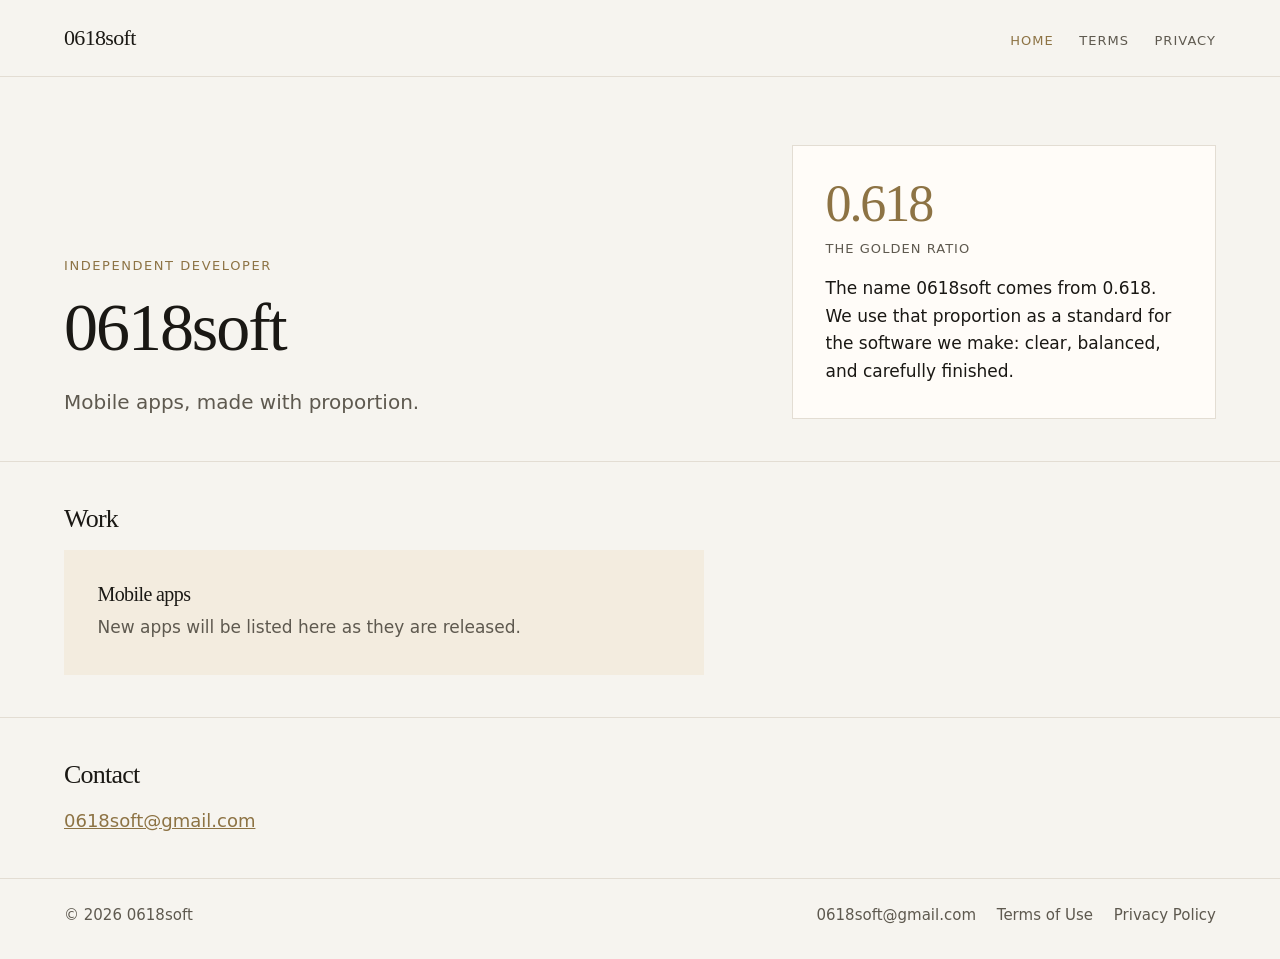
<file: index.html>
<!DOCTYPE html>
<html lang="en">
<head>
  <meta charset="utf-8">
  <meta name="viewport" content="width=device-width, initial-scale=1">
  <title>0618soft — Software in proportion</title>
  <meta name="description" content="0618soft is an independent developer of mobile apps. The name comes from 0.618, the golden ratio.">
  <link rel="stylesheet" href="css/style.css">
</head>
<body>
  <header class="site-header">
    <div class="wrap">
      <a class="brand" href="index.html">0618soft</a>
      <nav class="site-nav" aria-label="Primary">
        <a href="index.html" aria-current="page">Home</a>
        <a href="terms.html">Terms</a>
        <a href="privacy.html">Privacy</a>
      </nav>
    </div>
  </header>

  <main>
    <div class="wrap hero">
      <div>
        <p class="eyebrow">Independent developer</p>
        <h1>0618soft</h1>
        <p class="lede">Mobile apps, made with proportion.</p>
      </div>
      <aside class="ratio-card">
        <strong>0.618</strong>
        <span>The golden ratio</span>
        <p>The name 0618soft comes from 0.618. We use that proportion as a standard for the software we make: clear, balanced, and carefully finished.</p>
      </aside>
    </div>

    <section class="section" id="apps">
      <div class="wrap">
        <h2>Work</h2>
        <article class="placeholder">
          <h3>Mobile apps</h3>
          <p>New apps will be listed here as they are released.</p>
        </article>
      </div>
    </section>

    <section class="section" id="contact">
      <div class="wrap contact">
        <h2>Contact</h2>
        <p><a href="mailto:0618soft@gmail.com">0618soft@gmail.com</a></p>
      </div>
    </section>
  </main>

  <footer class="site-footer">
    <div class="wrap">
      <p>© 2026 0618soft</p>
      <nav aria-label="Legal">
        <a href="mailto:0618soft@gmail.com">0618soft@gmail.com</a>
        <a href="terms.html">Terms of Use</a>
        <a href="privacy.html">Privacy Policy</a>
      </nav>
    </div>
  </footer>
</body>
</html>
</file>
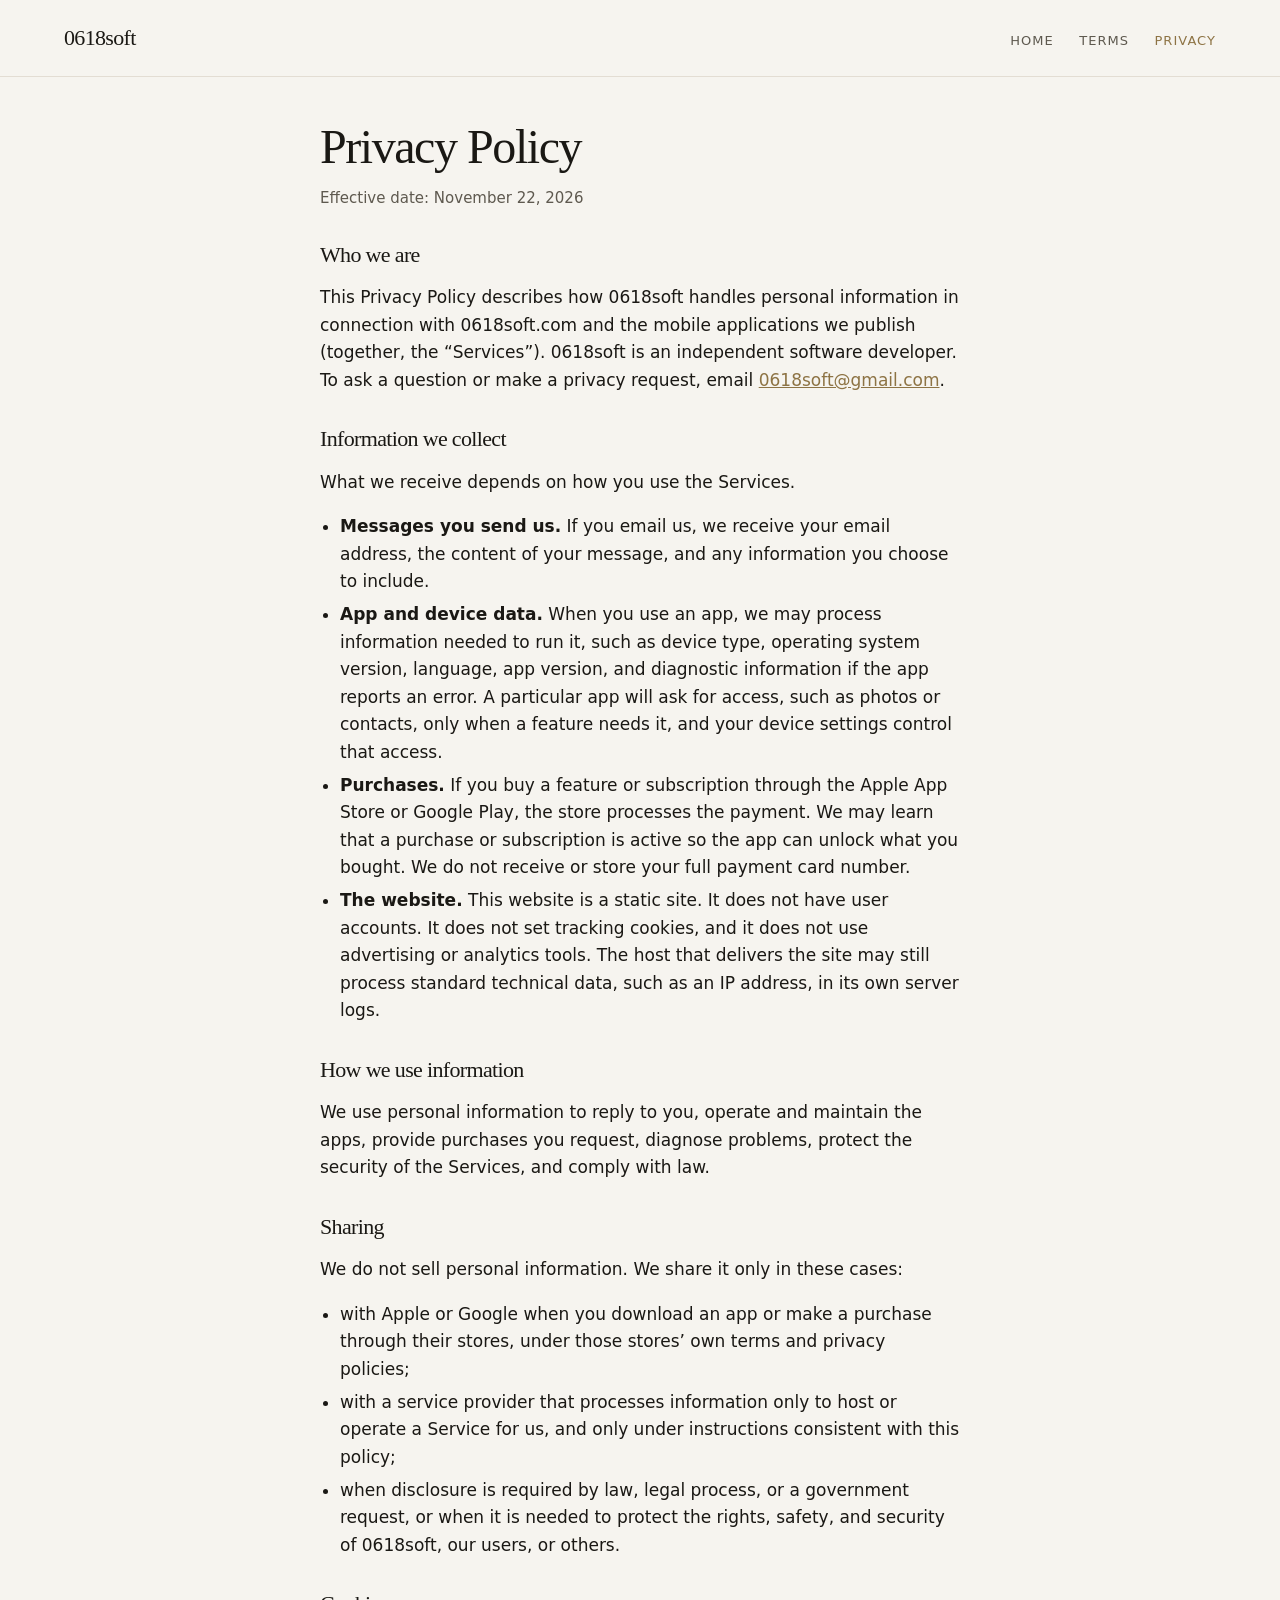
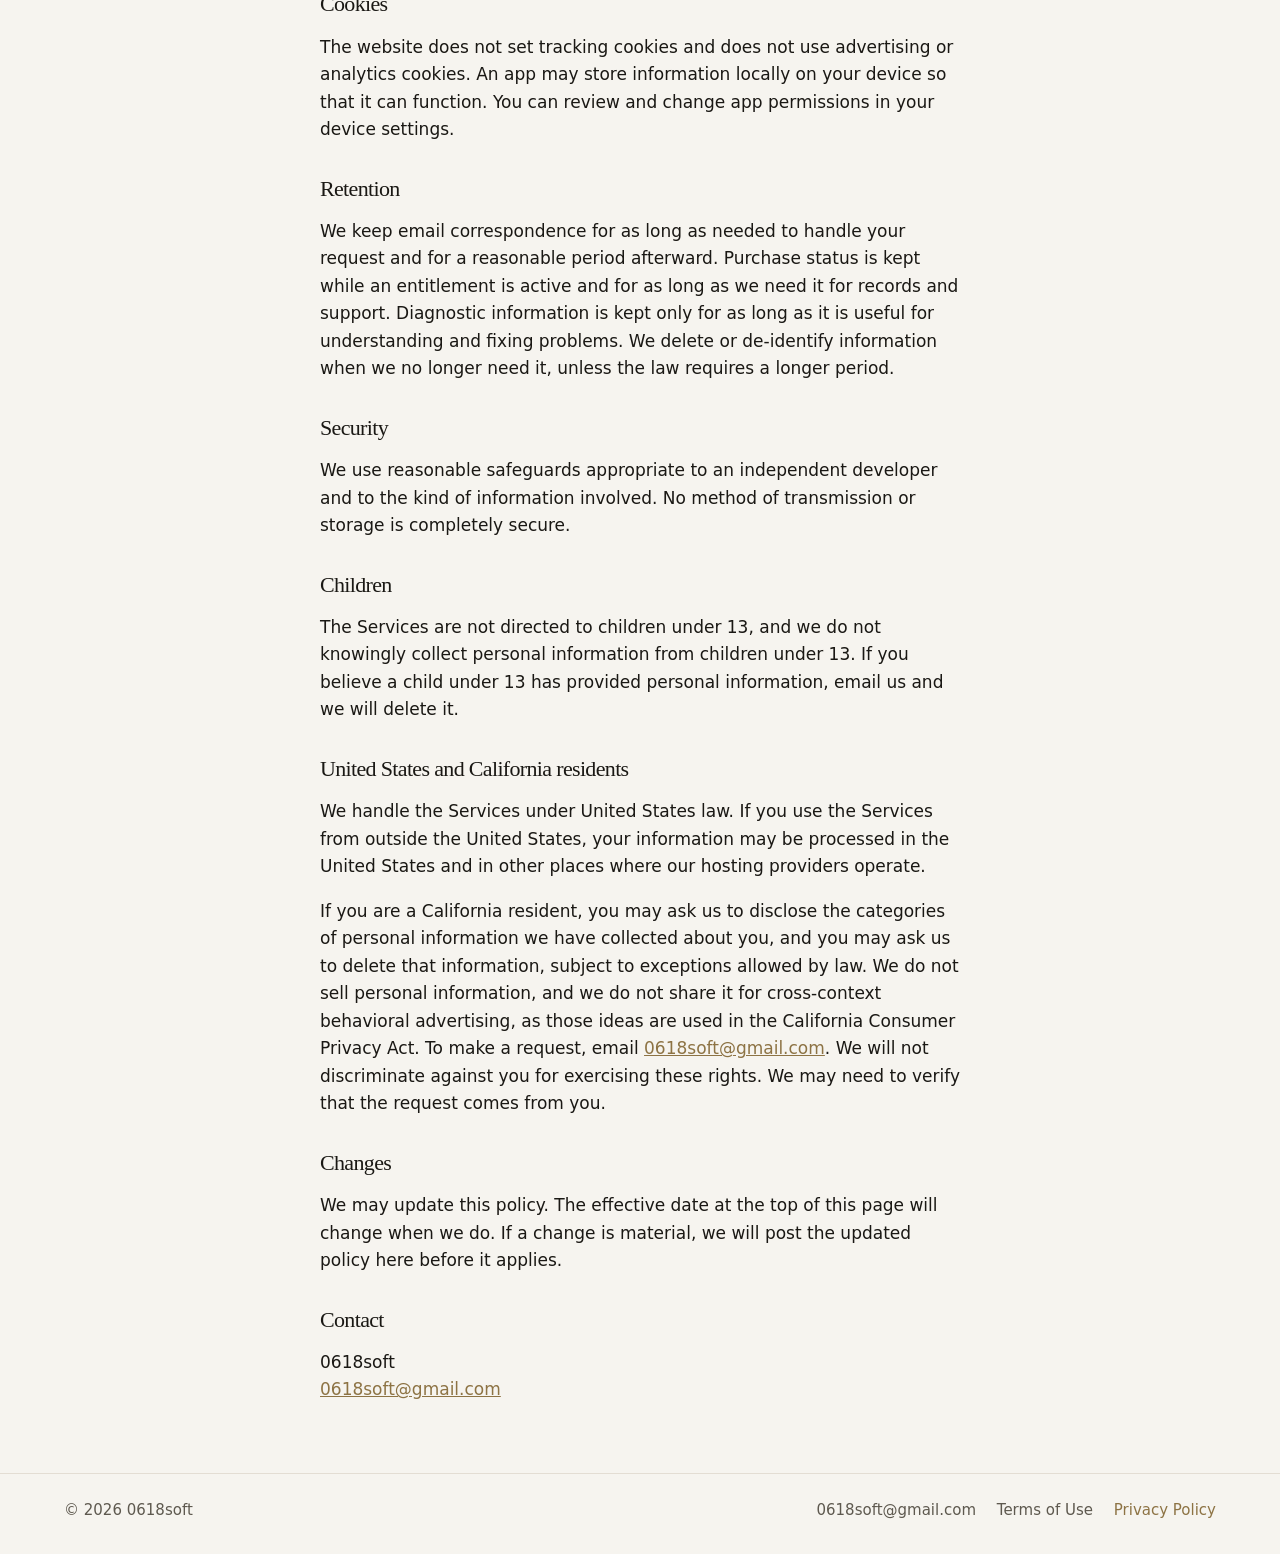
<file: privacy.html>
<!DOCTYPE html>
<html lang="en">
<head>
  <meta charset="utf-8">
  <meta name="viewport" content="width=device-width, initial-scale=1">
  <title>Privacy Policy — 0618soft</title>
  <meta name="description" content="Privacy Policy for the 0618soft website and mobile apps.">
  <link rel="stylesheet" href="css/style.css">
</head>
<body>
  <header class="site-header">
    <div class="wrap">
      <a class="brand" href="index.html">0618soft</a>
      <nav class="site-nav" aria-label="Primary">
        <a href="index.html">Home</a>
        <a href="terms.html">Terms</a>
        <a href="privacy.html" aria-current="page">Privacy</a>
      </nav>
    </div>
  </header>

  <main class="wrap prose">
    <h1>Privacy Policy</h1>
    <p class="updated">Effective date: November 22, 2026</p>

    <h2>Who we are</h2>
    <p>This Privacy Policy describes how 0618soft handles personal information in connection with 0618soft.com and the mobile applications we publish (together, the “Services”). 0618soft is an independent software developer. To ask a question or make a privacy request, email <a href="mailto:0618soft@gmail.com">0618soft@gmail.com</a>.</p>

    <h2>Information we collect</h2>
    <p>What we receive depends on how you use the Services.</p>
    <ul>
      <li><strong>Messages you send us.</strong> If you email us, we receive your email address, the content of your message, and any information you choose to include.</li>
      <li><strong>App and device data.</strong> When you use an app, we may process information needed to run it, such as device type, operating system version, language, app version, and diagnostic information if the app reports an error. A particular app will ask for access, such as photos or contacts, only when a feature needs it, and your device settings control that access.</li>
      <li><strong>Purchases.</strong> If you buy a feature or subscription through the Apple App Store or Google Play, the store processes the payment. We may learn that a purchase or subscription is active so the app can unlock what you bought. We do not receive or store your full payment card number.</li>
      <li><strong>The website.</strong> This website is a static site. It does not have user accounts. It does not set tracking cookies, and it does not use advertising or analytics tools. The host that delivers the site may still process standard technical data, such as an IP address, in its own server logs.</li>
    </ul>

    <h2>How we use information</h2>
    <p>We use personal information to reply to you, operate and maintain the apps, provide purchases you request, diagnose problems, protect the security of the Services, and comply with law.</p>

    <h2>Sharing</h2>
    <p>We do not sell personal information. We share it only in these cases:</p>
    <ul>
      <li>with Apple or Google when you download an app or make a purchase through their stores, under those stores’ own terms and privacy policies;</li>
      <li>with a service provider that processes information only to host or operate a Service for us, and only under instructions consistent with this policy;</li>
      <li>when disclosure is required by law, legal process, or a government request, or when it is needed to protect the rights, safety, and security of 0618soft, our users, or others.</li>
    </ul>

    <h2>Cookies</h2>
    <p>The website does not set tracking cookies and does not use advertising or analytics cookies. An app may store information locally on your device so that it can function. You can review and change app permissions in your device settings.</p>

    <h2>Retention</h2>
    <p>We keep email correspondence for as long as needed to handle your request and for a reasonable period afterward. Purchase status is kept while an entitlement is active and for as long as we need it for records and support. Diagnostic information is kept only for as long as it is useful for understanding and fixing problems. We delete or de-identify information when we no longer need it, unless the law requires a longer period.</p>

    <h2>Security</h2>
    <p>We use reasonable safeguards appropriate to an independent developer and to the kind of information involved. No method of transmission or storage is completely secure.</p>

    <h2>Children</h2>
    <p>The Services are not directed to children under 13, and we do not knowingly collect personal information from children under 13. If you believe a child under 13 has provided personal information, email us and we will delete it.</p>

    <h2>United States and California residents</h2>
    <p>We handle the Services under United States law. If you use the Services from outside the United States, your information may be processed in the United States and in other places where our hosting providers operate.</p>
    <p>If you are a California resident, you may ask us to disclose the categories of personal information we have collected about you, and you may ask us to delete that information, subject to exceptions allowed by law. We do not sell personal information, and we do not share it for cross-context behavioral advertising, as those ideas are used in the California Consumer Privacy Act. To make a request, email <a href="mailto:0618soft@gmail.com">0618soft@gmail.com</a>. We will not discriminate against you for exercising these rights. We may need to verify that the request comes from you.</p>

    <h2>Changes</h2>
    <p>We may update this policy. The effective date at the top of this page will change when we do. If a change is material, we will post the updated policy here before it applies.</p>

    <h2>Contact</h2>
    <p>0618soft<br><a href="mailto:0618soft@gmail.com">0618soft@gmail.com</a></p>
  </main>

  <footer class="site-footer">
    <div class="wrap">
      <p>© 2026 0618soft</p>
      <nav aria-label="Legal">
        <a href="mailto:0618soft@gmail.com">0618soft@gmail.com</a>
        <a href="terms.html">Terms of Use</a>
        <a href="privacy.html" aria-current="page">Privacy Policy</a>
      </nav>
    </div>
  </footer>
</body>
</html>
</file>
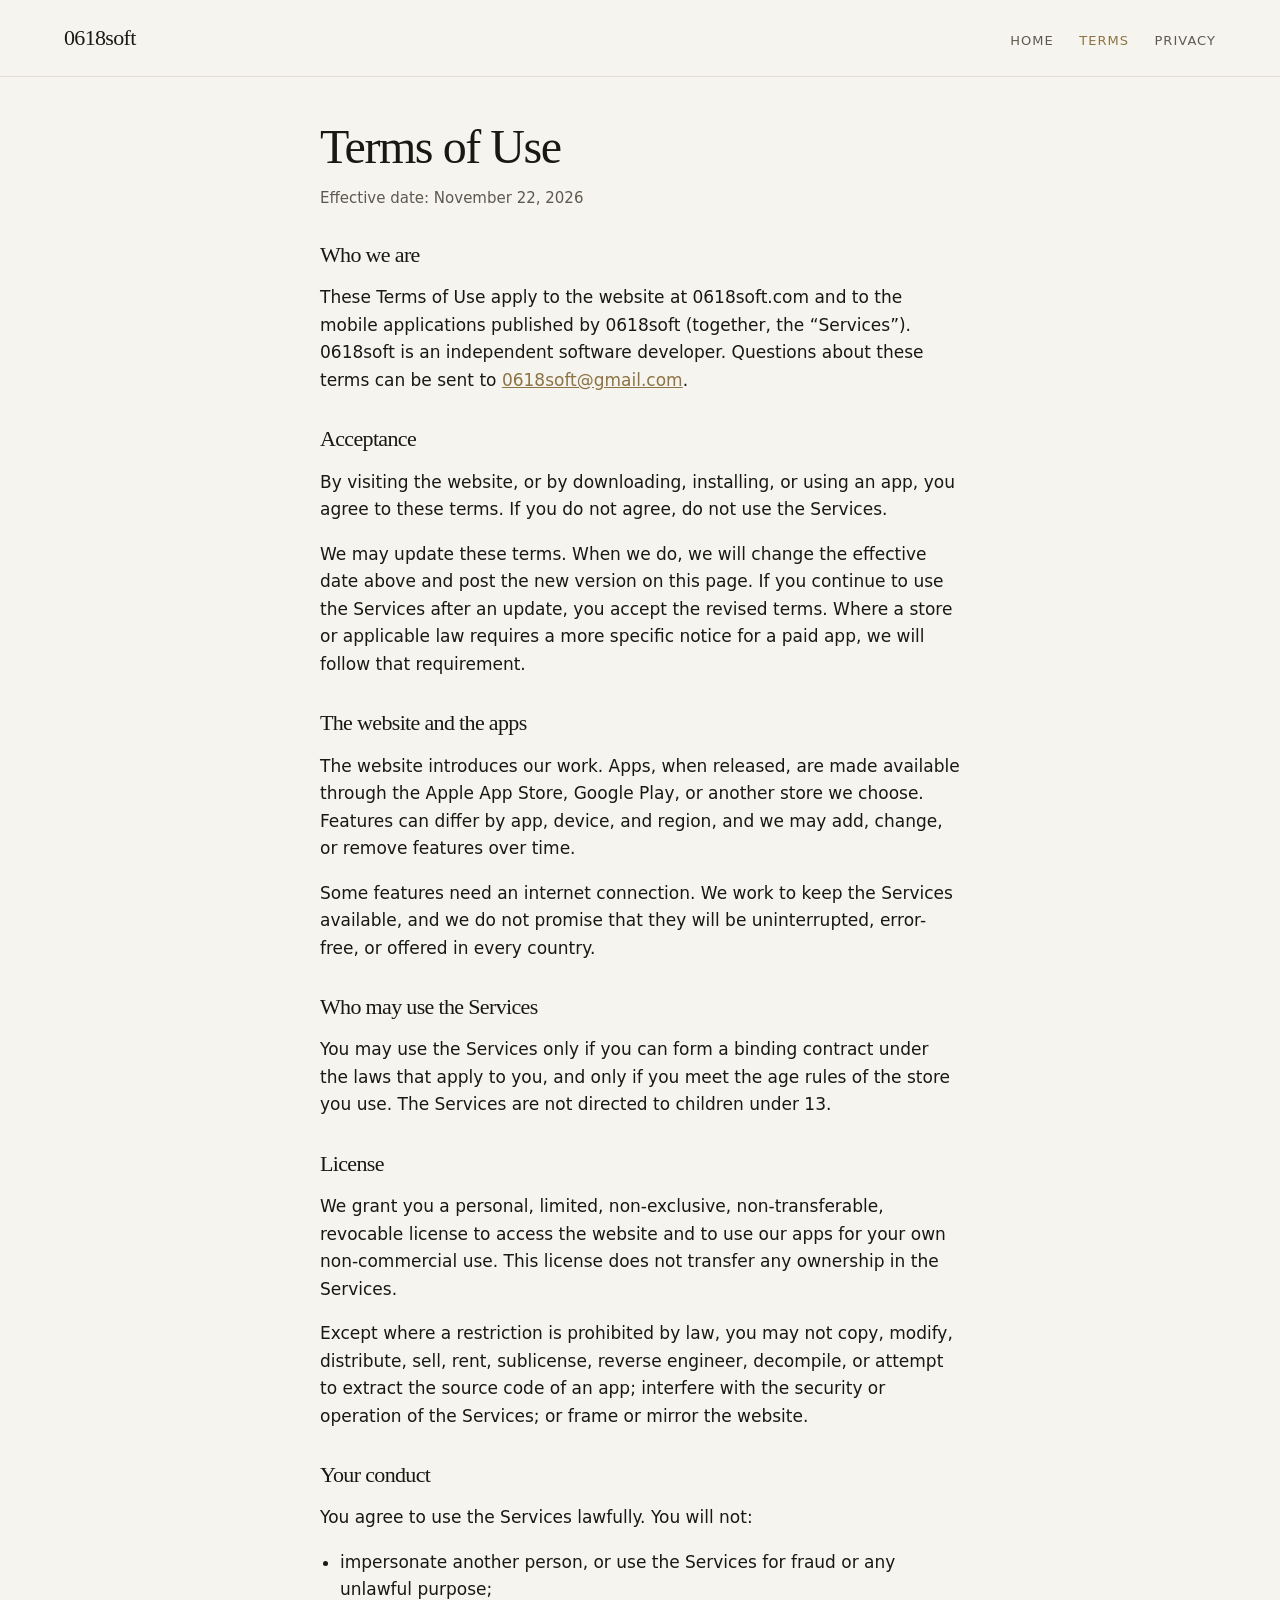
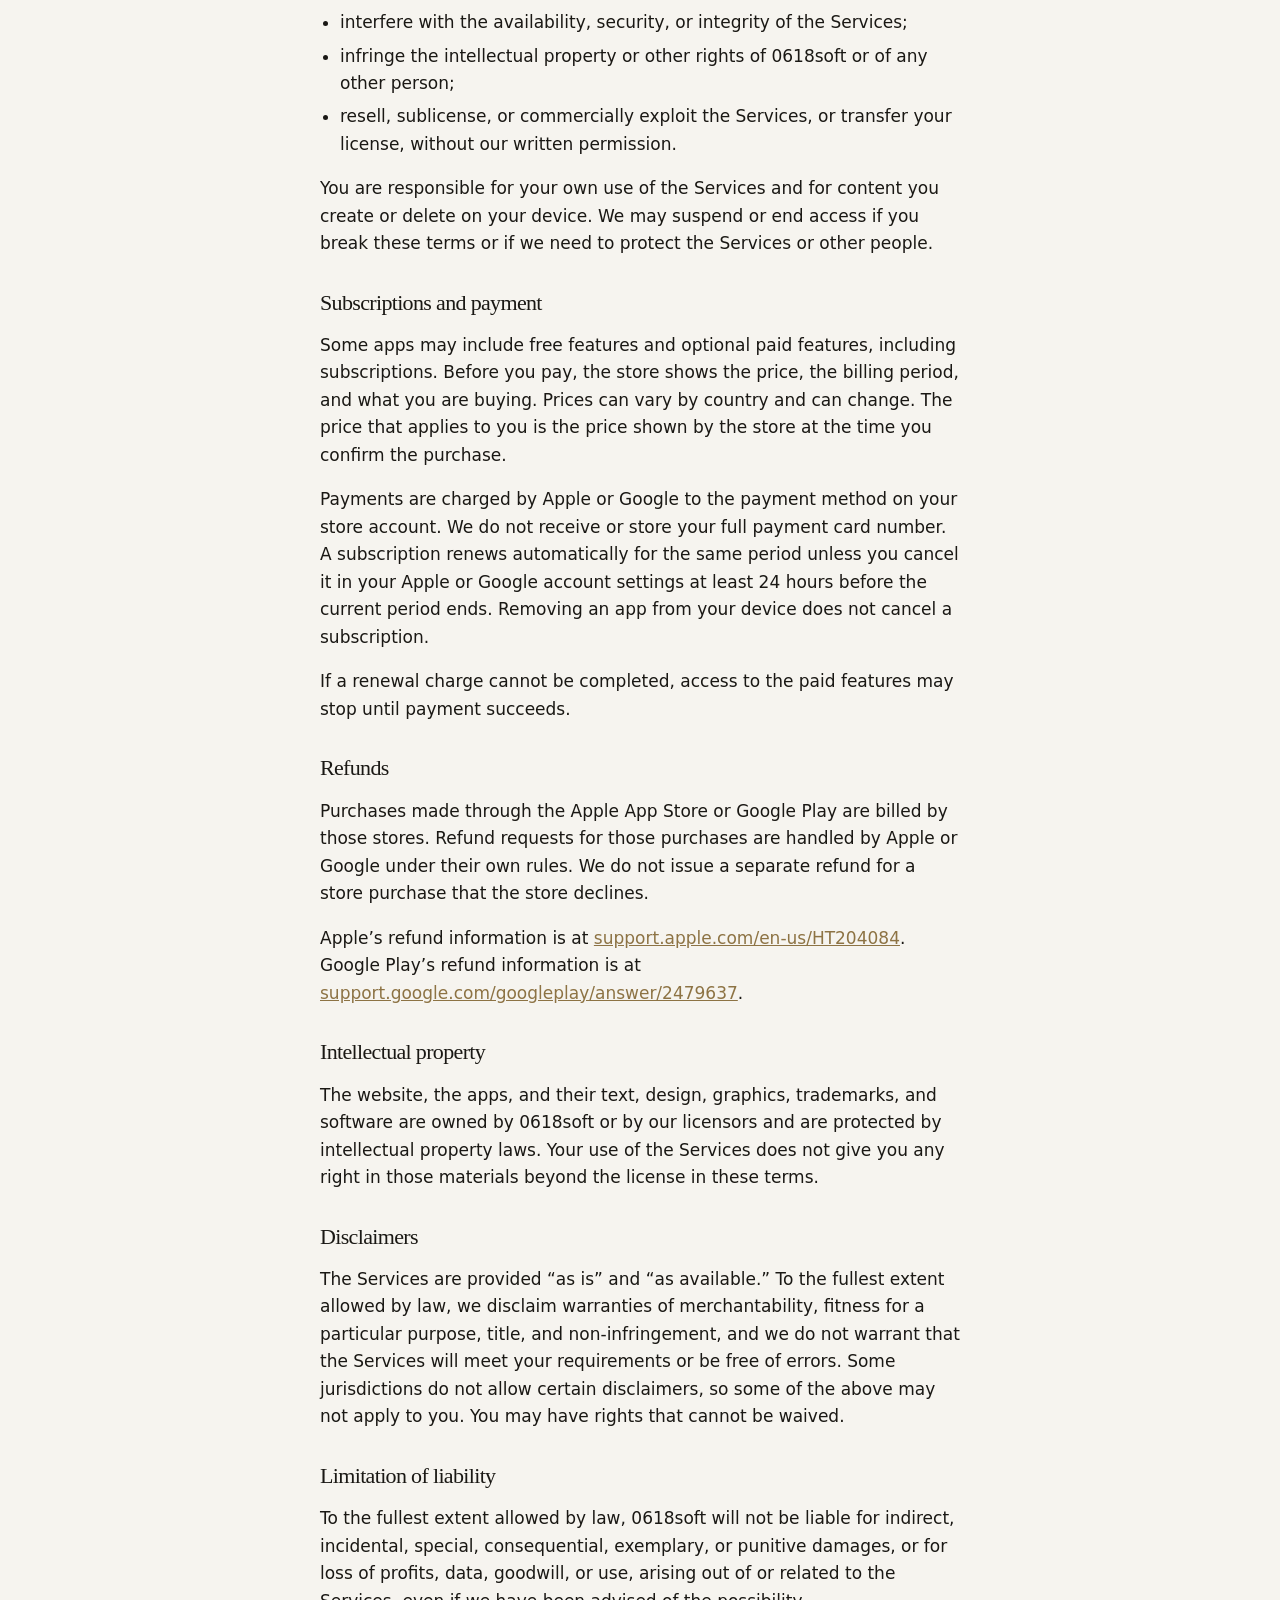
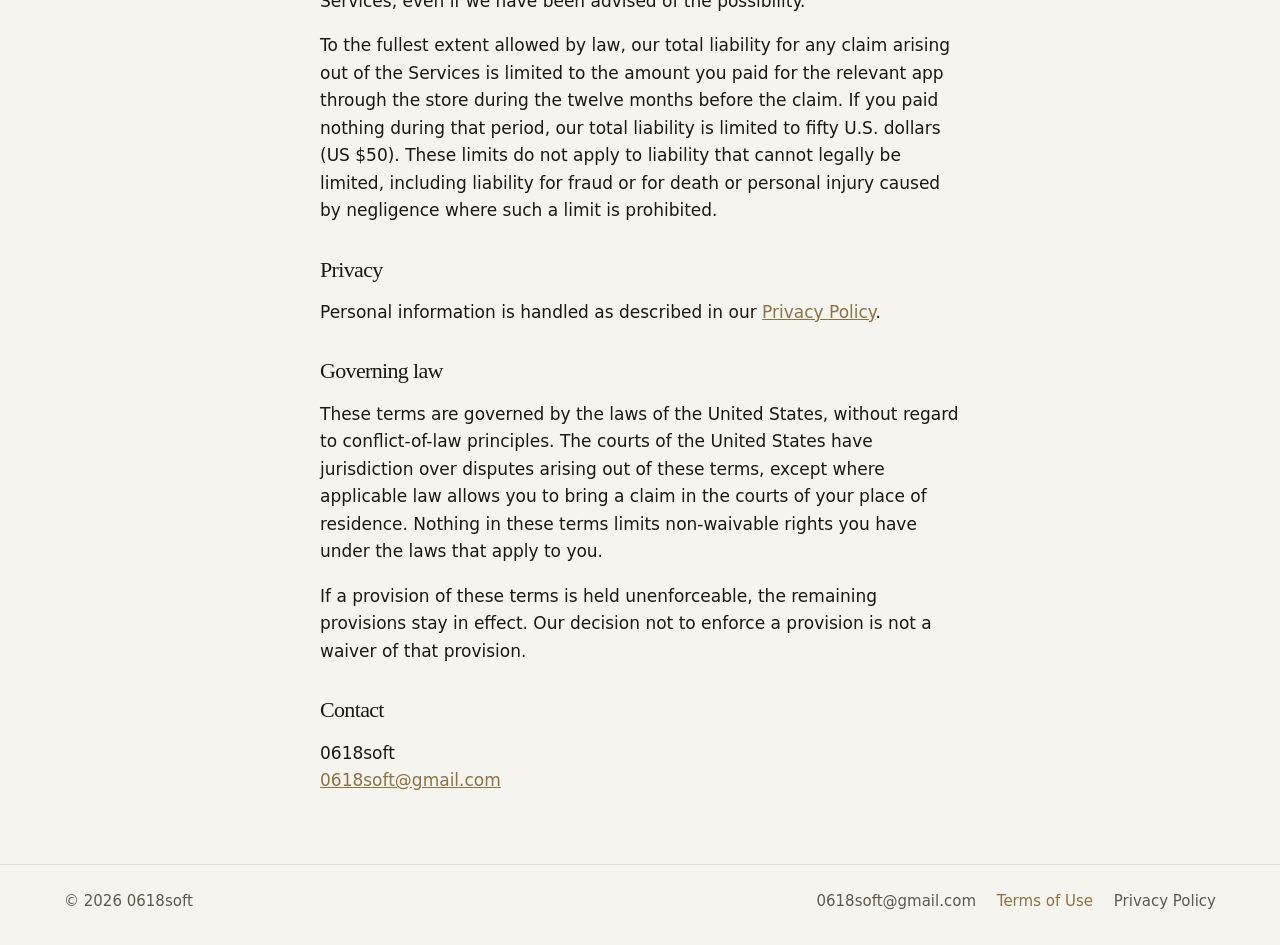
<file: terms.html>
<!DOCTYPE html>
<html lang="en">
<head>
  <meta charset="utf-8">
  <meta name="viewport" content="width=device-width, initial-scale=1">
  <title>Terms of Use — 0618soft</title>
  <meta name="description" content="Terms of Use for the 0618soft website and mobile apps.">
  <link rel="stylesheet" href="css/style.css">
</head>
<body>
  <header class="site-header">
    <div class="wrap">
      <a class="brand" href="index.html">0618soft</a>
      <nav class="site-nav" aria-label="Primary">
        <a href="index.html">Home</a>
        <a href="terms.html" aria-current="page">Terms</a>
        <a href="privacy.html">Privacy</a>
      </nav>
    </div>
  </header>

  <main class="wrap prose">
    <h1>Terms of Use</h1>
    <p class="updated">Effective date: November 22, 2026</p>

    <h2>Who we are</h2>
    <p>These Terms of Use apply to the website at 0618soft.com and to the mobile applications published by 0618soft (together, the “Services”). 0618soft is an independent software developer. Questions about these terms can be sent to <a href="mailto:0618soft@gmail.com">0618soft@gmail.com</a>.</p>

    <h2>Acceptance</h2>
    <p>By visiting the website, or by downloading, installing, or using an app, you agree to these terms. If you do not agree, do not use the Services.</p>
    <p>We may update these terms. When we do, we will change the effective date above and post the new version on this page. If you continue to use the Services after an update, you accept the revised terms. Where a store or applicable law requires a more specific notice for a paid app, we will follow that requirement.</p>

    <h2>The website and the apps</h2>
    <p>The website introduces our work. Apps, when released, are made available through the Apple App Store, Google Play, or another store we choose. Features can differ by app, device, and region, and we may add, change, or remove features over time.</p>
    <p>Some features need an internet connection. We work to keep the Services available, and we do not promise that they will be uninterrupted, error-free, or offered in every country.</p>

    <h2>Who may use the Services</h2>
    <p>You may use the Services only if you can form a binding contract under the laws that apply to you, and only if you meet the age rules of the store you use. The Services are not directed to children under 13.</p>

    <h2>License</h2>
    <p>We grant you a personal, limited, non-exclusive, non-transferable, revocable license to access the website and to use our apps for your own non-commercial use. This license does not transfer any ownership in the Services.</p>
    <p>Except where a restriction is prohibited by law, you may not copy, modify, distribute, sell, rent, sublicense, reverse engineer, decompile, or attempt to extract the source code of an app; interfere with the security or operation of the Services; or frame or mirror the website.</p>

    <h2>Your conduct</h2>
    <p>You agree to use the Services lawfully. You will not:</p>
    <ul>
      <li>impersonate another person, or use the Services for fraud or any unlawful purpose;</li>
      <li>interfere with the availability, security, or integrity of the Services;</li>
      <li>infringe the intellectual property or other rights of 0618soft or of any other person;</li>
      <li>resell, sublicense, or commercially exploit the Services, or transfer your license, without our written permission.</li>
    </ul>
    <p>You are responsible for your own use of the Services and for content you create or delete on your device. We may suspend or end access if you break these terms or if we need to protect the Services or other people.</p>

    <h2>Subscriptions and payment</h2>
    <p>Some apps may include free features and optional paid features, including subscriptions. Before you pay, the store shows the price, the billing period, and what you are buying. Prices can vary by country and can change. The price that applies to you is the price shown by the store at the time you confirm the purchase.</p>
    <p>Payments are charged by Apple or Google to the payment method on your store account. We do not receive or store your full payment card number. A subscription renews automatically for the same period unless you cancel it in your Apple or Google account settings at least 24 hours before the current period ends. Removing an app from your device does not cancel a subscription.</p>
    <p>If a renewal charge cannot be completed, access to the paid features may stop until payment succeeds.</p>

    <h2>Refunds</h2>
    <p>Purchases made through the Apple App Store or Google Play are billed by those stores. Refund requests for those purchases are handled by Apple or Google under their own rules. We do not issue a separate refund for a store purchase that the store declines.</p>
    <p>Apple’s refund information is at <a href="https://support.apple.com/en-us/HT204084">support.apple.com/en-us/HT204084</a>. Google Play’s refund information is at <a href="https://support.google.com/googleplay/answer/2479637">support.google.com/googleplay/answer/2479637</a>.</p>

    <h2>Intellectual property</h2>
    <p>The website, the apps, and their text, design, graphics, trademarks, and software are owned by 0618soft or by our licensors and are protected by intellectual property laws. Your use of the Services does not give you any right in those materials beyond the license in these terms.</p>

    <h2>Disclaimers</h2>
    <p>The Services are provided “as is” and “as available.” To the fullest extent allowed by law, we disclaim warranties of merchantability, fitness for a particular purpose, title, and non-infringement, and we do not warrant that the Services will meet your requirements or be free of errors. Some jurisdictions do not allow certain disclaimers, so some of the above may not apply to you. You may have rights that cannot be waived.</p>

    <h2>Limitation of liability</h2>
    <p>To the fullest extent allowed by law, 0618soft will not be liable for indirect, incidental, special, consequential, exemplary, or punitive damages, or for loss of profits, data, goodwill, or use, arising out of or related to the Services, even if we have been advised of the possibility.</p>
    <p>To the fullest extent allowed by law, our total liability for any claim arising out of the Services is limited to the amount you paid for the relevant app through the store during the twelve months before the claim. If you paid nothing during that period, our total liability is limited to fifty U.S. dollars (US $50). These limits do not apply to liability that cannot legally be limited, including liability for fraud or for death or personal injury caused by negligence where such a limit is prohibited.</p>

    <h2>Privacy</h2>
    <p>Personal information is handled as described in our <a href="privacy.html">Privacy Policy</a>.</p>

    <h2>Governing law</h2>
    <p>These terms are governed by the laws of the United States, without regard to conflict-of-law principles. The courts of the United States have jurisdiction over disputes arising out of these terms, except where applicable law allows you to bring a claim in the courts of your place of residence. Nothing in these terms limits non-waivable rights you have under the laws that apply to you.</p>
    <p>If a provision of these terms is held unenforceable, the remaining provisions stay in effect. Our decision not to enforce a provision is not a waiver of that provision.</p>

    <h2>Contact</h2>
    <p>0618soft<br><a href="mailto:0618soft@gmail.com">0618soft@gmail.com</a></p>
  </main>

  <footer class="site-footer">
    <div class="wrap">
      <p>© 2026 0618soft</p>
      <nav aria-label="Legal">
        <a href="mailto:0618soft@gmail.com">0618soft@gmail.com</a>
        <a href="terms.html" aria-current="page">Terms of Use</a>
        <a href="privacy.html">Privacy Policy</a>
      </nav>
    </div>
  </footer>
</body>
</html>
</file>
<file: css/style.css>
:root {
  --bg: #f6f4ef;
  --ink: #1a1814;
  --muted: #5e594f;
  --line: #e3ddd3;
  --gold: #8d7344;
  --gold-soft: #f3ecdf;
  --paper: #fffcf8;
  --space: 1.625rem;
  --measure: 40rem;
  --page: min(72rem, calc(100% - 2.5rem));
  color-scheme: light;
}

*,
*::before,
*::after {
  box-sizing: border-box;
}

html {
  scroll-behavior: smooth;
}

body {
  margin: 0;
  font-family: ui-sans-serif, system-ui, -apple-system, "Segoe UI", sans-serif;
  font-size: 1.0625rem;
  line-height: 1.618;
  color: var(--ink);
  background: var(--bg);
}

a {
  color: var(--gold);
}

a:hover {
  color: var(--ink);
}

:focus-visible {
  outline: 2px solid var(--gold);
  outline-offset: 3px;
}

.wrap {
  width: var(--page);
  margin-inline: auto;
}

.site-header {
  border-bottom: 1px solid var(--line);
}

.site-header .wrap,
.site-footer .wrap {
  display: flex;
  flex-wrap: wrap;
  align-items: baseline;
  justify-content: space-between;
  gap: 0.75rem 1.5rem;
}

.site-header .wrap {
  padding-block: 1.25rem;
}

.brand {
  font-family: "Iowan Old Style", Palatino, Georgia, serif;
  font-size: 1.375rem;
  letter-spacing: -0.03em;
  color: var(--ink);
  text-decoration: none;
}

.brand:hover {
  color: var(--gold);
}

.site-nav a {
  color: var(--muted);
  text-decoration: none;
  font-size: 0.8125rem;
  letter-spacing: 0.08em;
  text-transform: uppercase;
}

.site-nav a + a {
  margin-left: 1.25rem;
}

.site-nav a[aria-current="page"] {
  color: var(--gold);
}

.hero {
  display: grid;
  grid-template-columns: 1.618fr 1fr;
  gap: calc(var(--space) * 1.618);
  align-items: end;
  padding-block: calc(var(--space) * 2.618) calc(var(--space) * 1.618);
}

.eyebrow {
  margin: 0 0 0.75rem;
  color: var(--gold);
  font-size: 0.8125rem;
  letter-spacing: 0.12em;
  text-transform: uppercase;
}

h1,
h2,
h3 {
  font-family: "Iowan Old Style", Palatino, Georgia, serif;
  font-weight: 500;
  letter-spacing: -0.03em;
  line-height: 1.15;
}

h1 {
  margin: 0;
  font-size: clamp(3rem, 8vw, 4.25rem);
}

.lede {
  max-width: 36rem;
  margin: 1.25rem 0 0;
  font-size: 1.25rem;
  color: var(--muted);
}

.ratio-card {
  margin: 0;
  padding: calc(var(--space) * 1.25);
  background: var(--paper);
  border: 1px solid var(--line);
}

.ratio-card strong {
  display: block;
  font-family: "Iowan Old Style", Palatino, Georgia, serif;
  font-size: clamp(2.5rem, 5vw, 3.25rem);
  font-weight: 500;
  letter-spacing: -0.04em;
  line-height: 1;
  color: var(--gold);
}

.ratio-card span {
  display: block;
  margin-top: 0.5rem;
  font-size: 0.8125rem;
  letter-spacing: 0.08em;
  text-transform: uppercase;
  color: var(--muted);
}

.ratio-card p {
  margin: 1rem 0 0;
}

.section {
  padding-block: calc(var(--space) * 1.618);
  border-top: 1px solid var(--line);
}

.section h2 {
  margin: 0 0 1rem;
  font-size: 1.625rem;
}

.placeholder {
  max-width: var(--measure);
  padding: calc(var(--space) * 1.25);
  background: var(--gold-soft);
  border: 1px solid transparent;
}

.placeholder h3 {
  margin: 0;
  font-size: 1.25rem;
}

.placeholder p {
  margin: 0.5rem 0 0;
  color: var(--muted);
}

.contact p {
  margin: 0;
}

.contact a {
  font-size: 1.125rem;
}

.prose {
  max-width: var(--measure);
  padding-block: calc(var(--space) * 1.618) calc(var(--space) * 2);
}

.prose h1 {
  font-size: clamp(2.25rem, 5vw, 3rem);
}

.prose .updated {
  margin: 0.75rem 0 0;
  color: var(--muted);
  font-size: 0.9375rem;
}

.prose h2 {
  margin: 2rem 0 0.5rem;
  font-size: 1.375rem;
}

.prose p,
.prose li {
  color: var(--ink);
}

.prose ul {
  margin: 0.5rem 0 0;
  padding-left: 1.25rem;
}

.prose li + li {
  margin-top: 0.35rem;
}

.site-footer {
  border-top: 1px solid var(--line);
  color: var(--muted);
  font-size: 0.9375rem;
}

.site-footer .wrap {
  padding-block: 1.5rem 2rem;
}

.site-footer p {
  margin: 0;
}

.site-footer a {
  color: var(--muted);
  text-decoration: none;
}

.site-footer a:hover,
.site-footer a[aria-current="page"] {
  color: var(--gold);
}

.site-footer nav a + a {
  margin-left: 1rem;
}

@media (max-width: 720px) {
  .hero {
    grid-template-columns: 1fr;
    padding-top: calc(var(--space) * 1.618);
  }

  .site-nav a + a,
  .site-footer nav a + a {
    margin-left: 0.9rem;
  }
}
</file>
